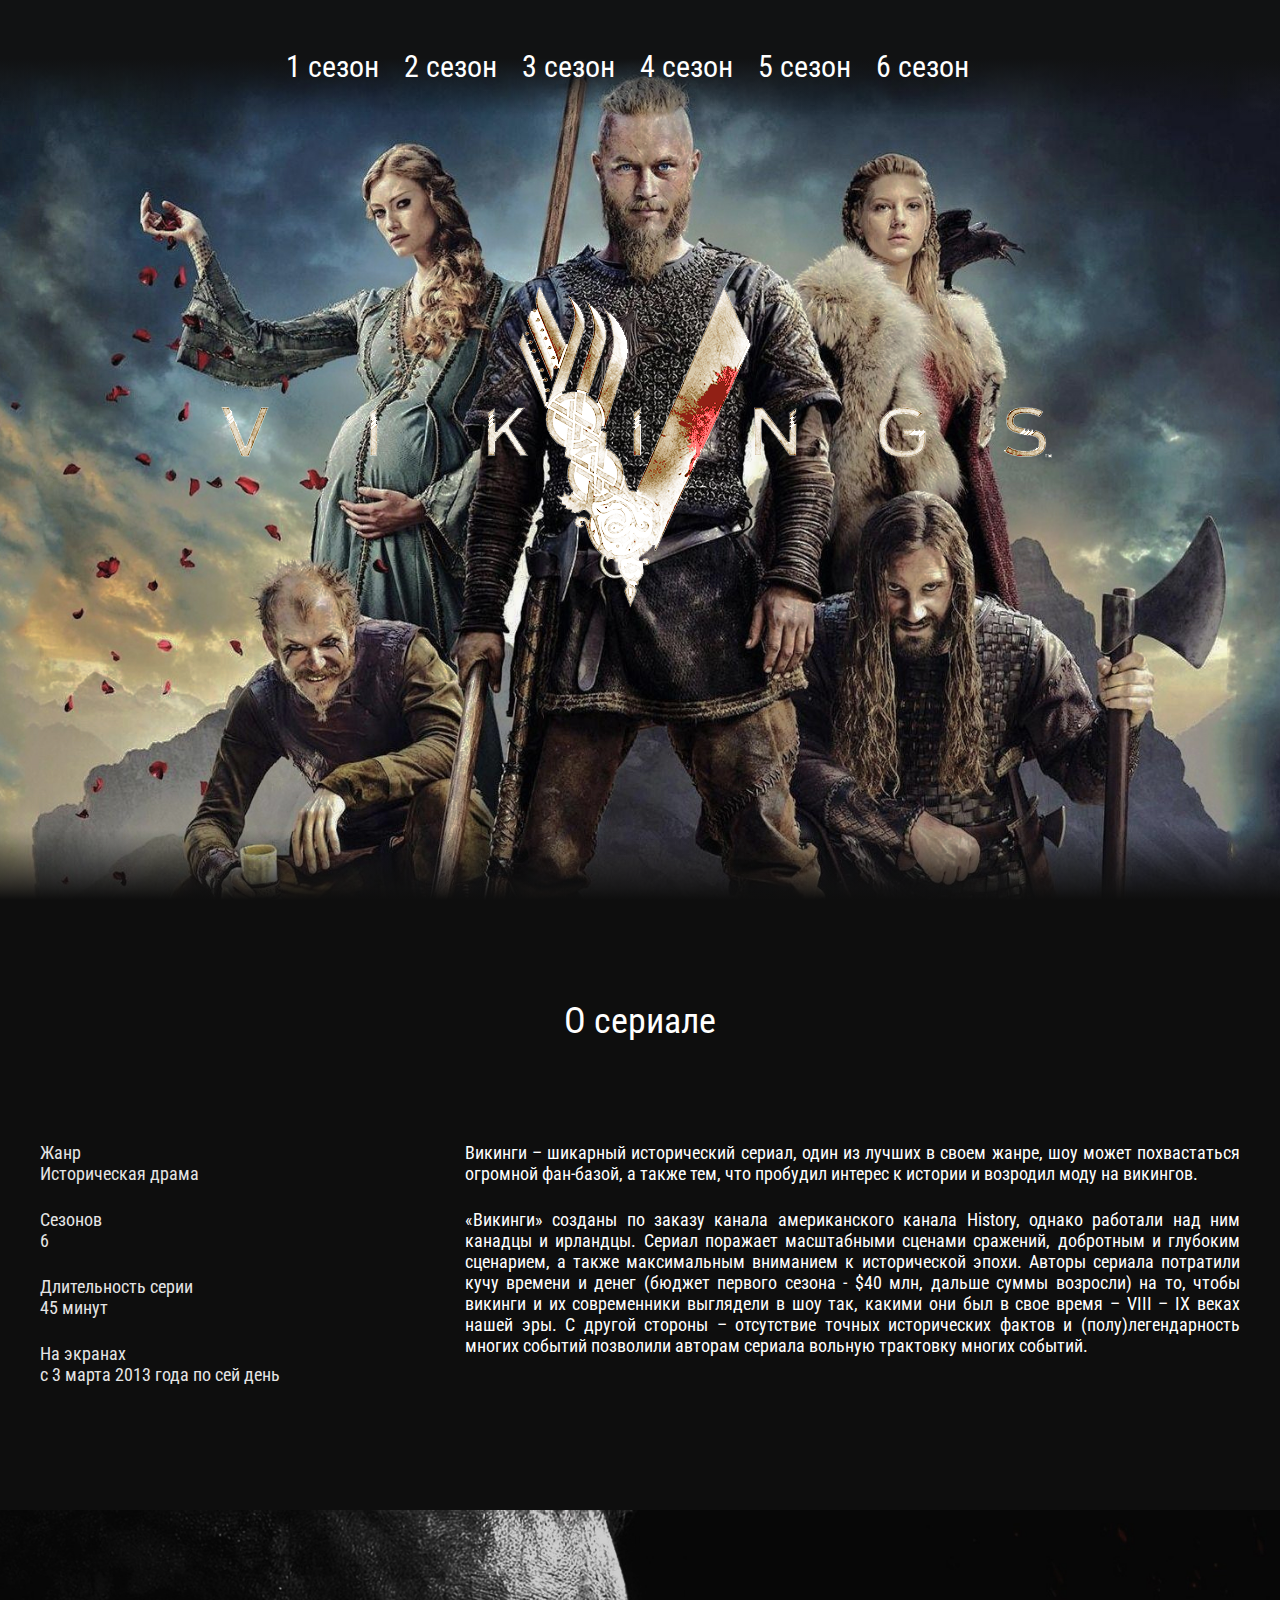
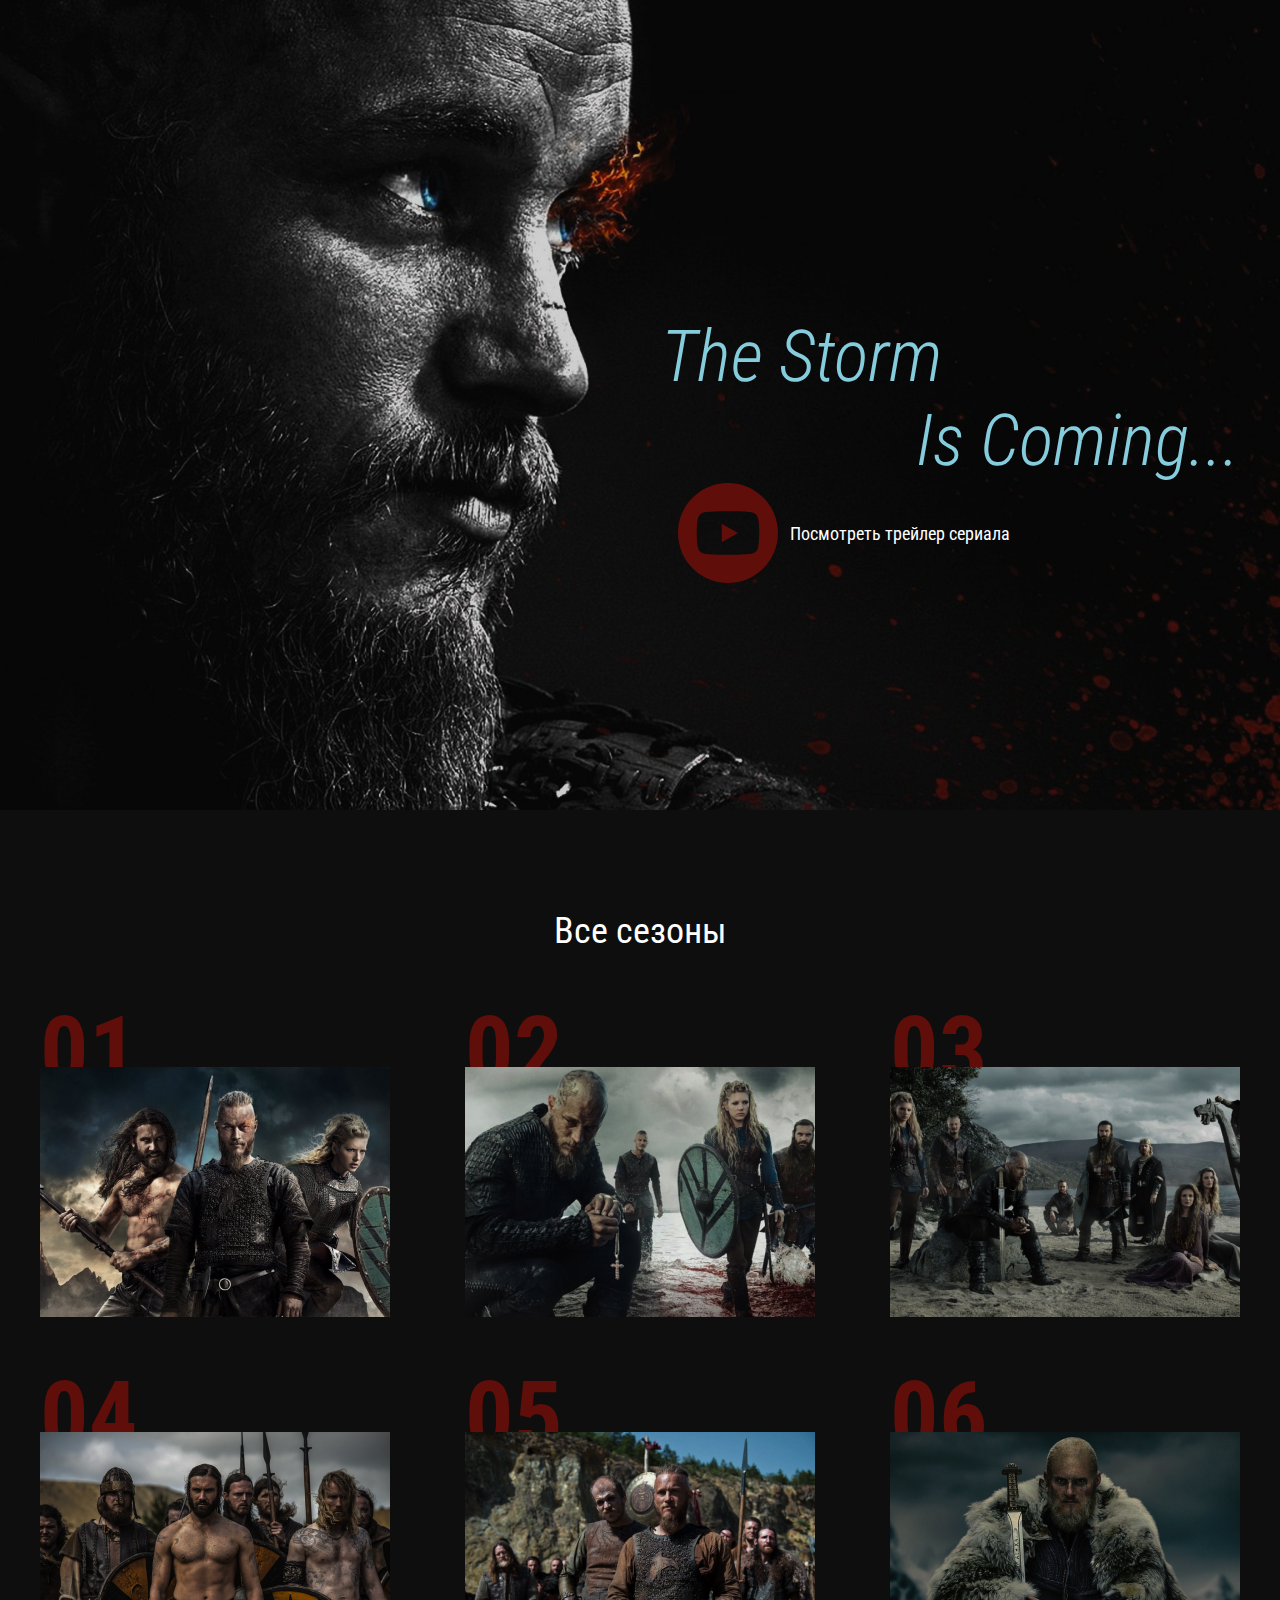
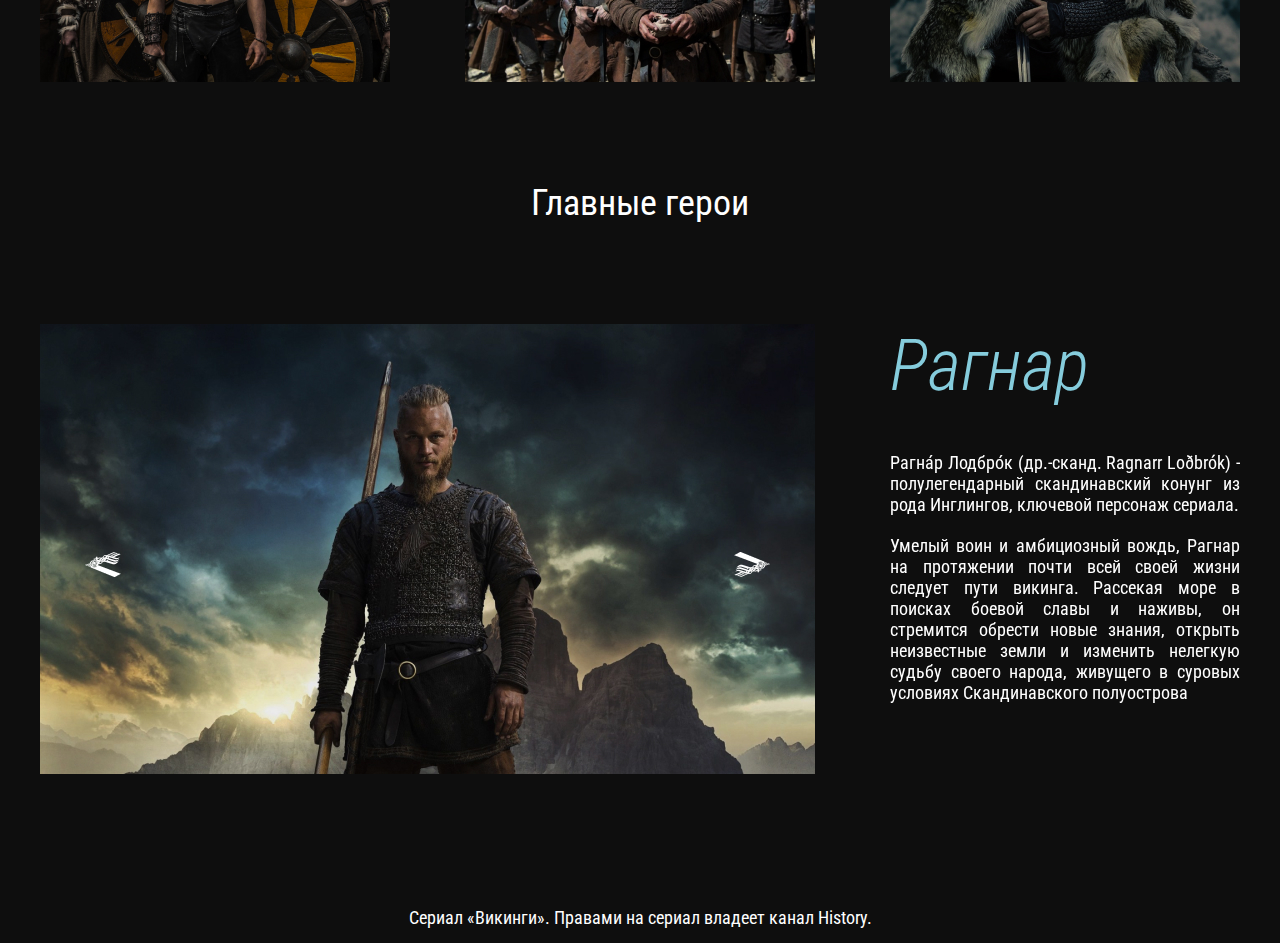
<file: index.html>
<!DOCTYPE html>
<html lang="en">
  <head>
    <meta charset="UTF-8" />
    <meta name="viewport" content="width=device-width, initial-scale=1.0" />
    <meta http-equiv="X-UA-Compatible" content="ie=edge" />
    <title>Vikings</title>
    <link rel="preconnect" href="https://fonts.googleapis.com" />
    <link rel="preconnect" href="https://fonts.gstatic.com" crossorigin />
    <link
      href="https://fonts.googleapis.com/css2?family=Roboto+Condensed:ital,wght@0,400;0,700;1,300&family=Roboto:wght@400;500;700&display=swap"
      rel="stylesheet"
    />
    <link rel="stylesheet" href="css/reset.css" />
    <link rel="stylesheet" href="css/slick.css" />
    <link rel="stylesheet" href="css/jquery.fancybox.css" />
    <link rel="stylesheet" href="css/style.css" />
  </head>
  <body>
    <header class="header">
      <nav class="header_nav">
        <button class="menu-btn">
          <span></span>
        </button>
        <ul class="header_nav-list">
          <li class="header_nav-item">
            <a class="header_nav-link" href="1-season.html">1 сезон</a>
          </li>
          <li class="header_nav-item">
            <a class="header_nav-link" href="1-season.html">2 сезон</a>
          </li>
          <li class="header_nav-item">
            <a class="header_nav-link" href="1-season.html">3 сезон</a>
          </li>
          <li class="header_nav-item">
            <a class="header_nav-link" href="1-season.html">4 сезон</a>
          </li>
          <li class="header_nav-item">
            <a class="header_nav-link" href="1-season.html">5 сезон</a>
          </li>
          <li class="header_nav-item">
            <a class="header_nav-link" href="1-season.html">6 сезон</a>
          </li>
        </ul>
      </nav>
      <div class="header_logo">
        <img class="header_logo-img" src="images/logo.png" alt="Logo" />
      </div>
    </header>

    <section class="about">
      <h3 class="about_title title">О сериале</h3>
      <div class="container">
        <div class="about_inner">
          <div class="about_description">
            <ul class="about_list">
              <li class="about_list-item">
                Жанр<span>Историческая драма</span>
              </li>
              <li class="about_list-item">Сезонов<span>6</span></li>
              <li class="about_list-item">
                Длительность серии<span>45 минут</span>
              </li>
              <li class="about_list-item">
                На экранах<span>с 3 марта 2013 года по сей день</span>
              </li>
            </ul>
          </div>
          <div class="about_text">
            <p class="about_textblock1">
              Викинги – шикарный исторический сериал, один из лучших в своем
              жанре, шоу может похвастаться огромной фан-базой, а также тем, что
              пробудил интерес к истории и возродил моду на викингов.
            </p>
            <p class="about_textblock2">
              «Викинги» созданы по заказу канала американского канала History,
              однако работали над ним канадцы и ирландцы. Сериал поражает
              масштабными сценами сражений, добротным и глубоким сценарием, а
              также максимальным вниманием к исторической эпохи. Авторы сериала
              потратили кучу времени и денег (бюджет первого сезона - $40 млн,
              дальше суммы возросли) на то, чтобы викинги и их современники
              выглядели в шоу так, какими они был в свое время – VIII – IX веках
              нашей эры. С другой стороны – отсутствие точных исторических
              фактов и (полу)легендарность многих событий позволили авторам
              сериала вольную трактовку многих событий.
            </p>
          </div>
        </div>
      </div>
    </section>

    <section class="trailer">
      <div class="container">
        <h3 class="trailer_text"><span>The Storm</span> Is Coming...</h3>
        <a data-fancybox class="trailer_btn" href="https://youtu.be/9GgxinPwAGc"
          >Посмотреть трейлер сериала</a
        >
      </div>
    </section>

    <section class="seasons">
      <h3 class="title">Все сезоны</h3>
      <div class="container">
        <ol class="seasons_cards">
          <li
            class="seasons_card"
            style="background-image: url('images/card1.jpg')"
          >
            <a class="seasons_card-link" href="1-season.html"> Смотреть </a>
          </li>
          <li
            class="seasons_card"
            style="background-image: url('images/card2.jpg')"
          >
            <a class="seasons_card-link" href="1-season.html"> Смотреть </a>
          </li>
          <li
            class="seasons_card"
            style="background-image: url('images/card3.jpg')"
          >
            <a class="seasons_card-link" href="1-season.html"> Смотреть </a>
          </li>
          <li
            class="seasons_card"
            style="background-image: url('images/card4.jpg')"
          >
            <a class="seasons_card-link" href="1-season.html"> Смотреть </a>
          </li>
          <li
            class="seasons_card"
            style="background-image: url('images/card5.jpg')"
          >
            <a class="seasons_card-link" href="1-season.html"> Смотреть </a>
          </li>
          <li
            class="seasons_card"
            style="background-image: url('images/card6.jpg')"
          >
            <a class="seasons_card-link" href="1-season.html"> Смотреть </a>
          </li>
        </ol>
      </div>
    </section>

    <section class="characters">
      <div class="container">
        <h3 class="title">Главные герои</h3>
        <div class="characters_inner">
          <div class="characters_slider-img">
            <img
              class="characters_slider-image"
              src="images/slider-img1.jpg"
              alt="Фото Рагнара"
            />
            <img
              class="characters_slider-image"
              src="images/loki.jpg"
              alt="Фото Рагнара"
            />
            <img
              class="characters_slider-image"
              src="images/bjorn.jpg"
              alt="Фото Рагнара"
            />
          </div>
          <div class="characters_slider-textblock">
            <div class="characters-textblock">
              <h4 class="characters_slider-name">Рагнар</h4>
              <p class="characters_slider-text">
                Рагна́р Лодбро́к (др.-сканд. Ragnarr Loðbrók) - полулегендарный
                скандинавский конунг из рода Инглингов, ключевой персонаж
                сериала.
              </p>
              <p class="characters_slider-text">
                Умелый воин и амбициозный вождь, Рагнар на протяжении почти всей
                своей жизни следует пути викинга. Рассекая море в поисках боевой
                славы и наживы, он стремится обрести новые знания, открыть
                неизвестные земли и изменить нелегкую судьбу своего народа,
                живущего в суровых условиях Скандинавского полуострова
              </p>
            </div>
            <div class="characters-textblock">
              <h4 class="characters_slider-name">Флоки</h4>
              <p class="characters_slider-text">
                Флóки (др.-сканд. Flóki) - скандинавский кораблестроитель,
                активно участвующий в грабительских набегах викингов на страны
                Европы. Близкий друг и соратник Рагнара Лодброка.
              </p>
              <p class="characters_slider-text">
                Возлюбленный и муж Хельги. В их браке рождается дочь Ангрбода,
                но она умирает от лихорадки еще маленькой. Спустя много лет по
                настоянию Хельги Флоки вынужден удочерить мавританскую девочку
                Танарус, отношения с которой завершаются семейной трагедией.
              </p>
            </div>
            <div class="characters-textblock">
              <h4 class="characters_slider-name">Бьёрн</h4>
              <p class="characters_slider-text">
                Бьёрн Железнобо́кий (др.-сканд. Björn Járnsíða) - полулегендарный
                скандинавский конунг, основатель шведской королевской династии
                Мунсё.
              </p>
              <p class="characters_slider-text">
                Сильный и решительный человек, Бьёрн намерен стать великим
                воином, лидером и первооткрывателем. Он полностью разделяет
                жажду своего отца к приключениям и поддерживает его, регулярно
                участвуя в грабительских набегах викингов. Набравшись опыта в
                сражениях и мореплавании, возглавляет собственные походы.
                Необыкновенная стойкость и выносливость в бою побуждают отца
                дать Бьёрну прозвище «Железнобокий».
              </p>
            </div>
          </div>
        </div>
      </div>
    </section>

    <section class="footer">
      <div class="container">
        <p class="footer_text">
          Сериал «Викинги». Правами на сериал владеет канал History.
        </p>
      </div>
    </section>

    <script src="https://ajax.googleapis.com/ajax/libs/jquery/3.4.1/jquery.min.js"></script>
    <script src="js/slick.min.js"></script>
    <script src="js/jquery.fancybox.min.js"></script>
    <script src="js/main.js"></script>
  </body>
</html>
</file>
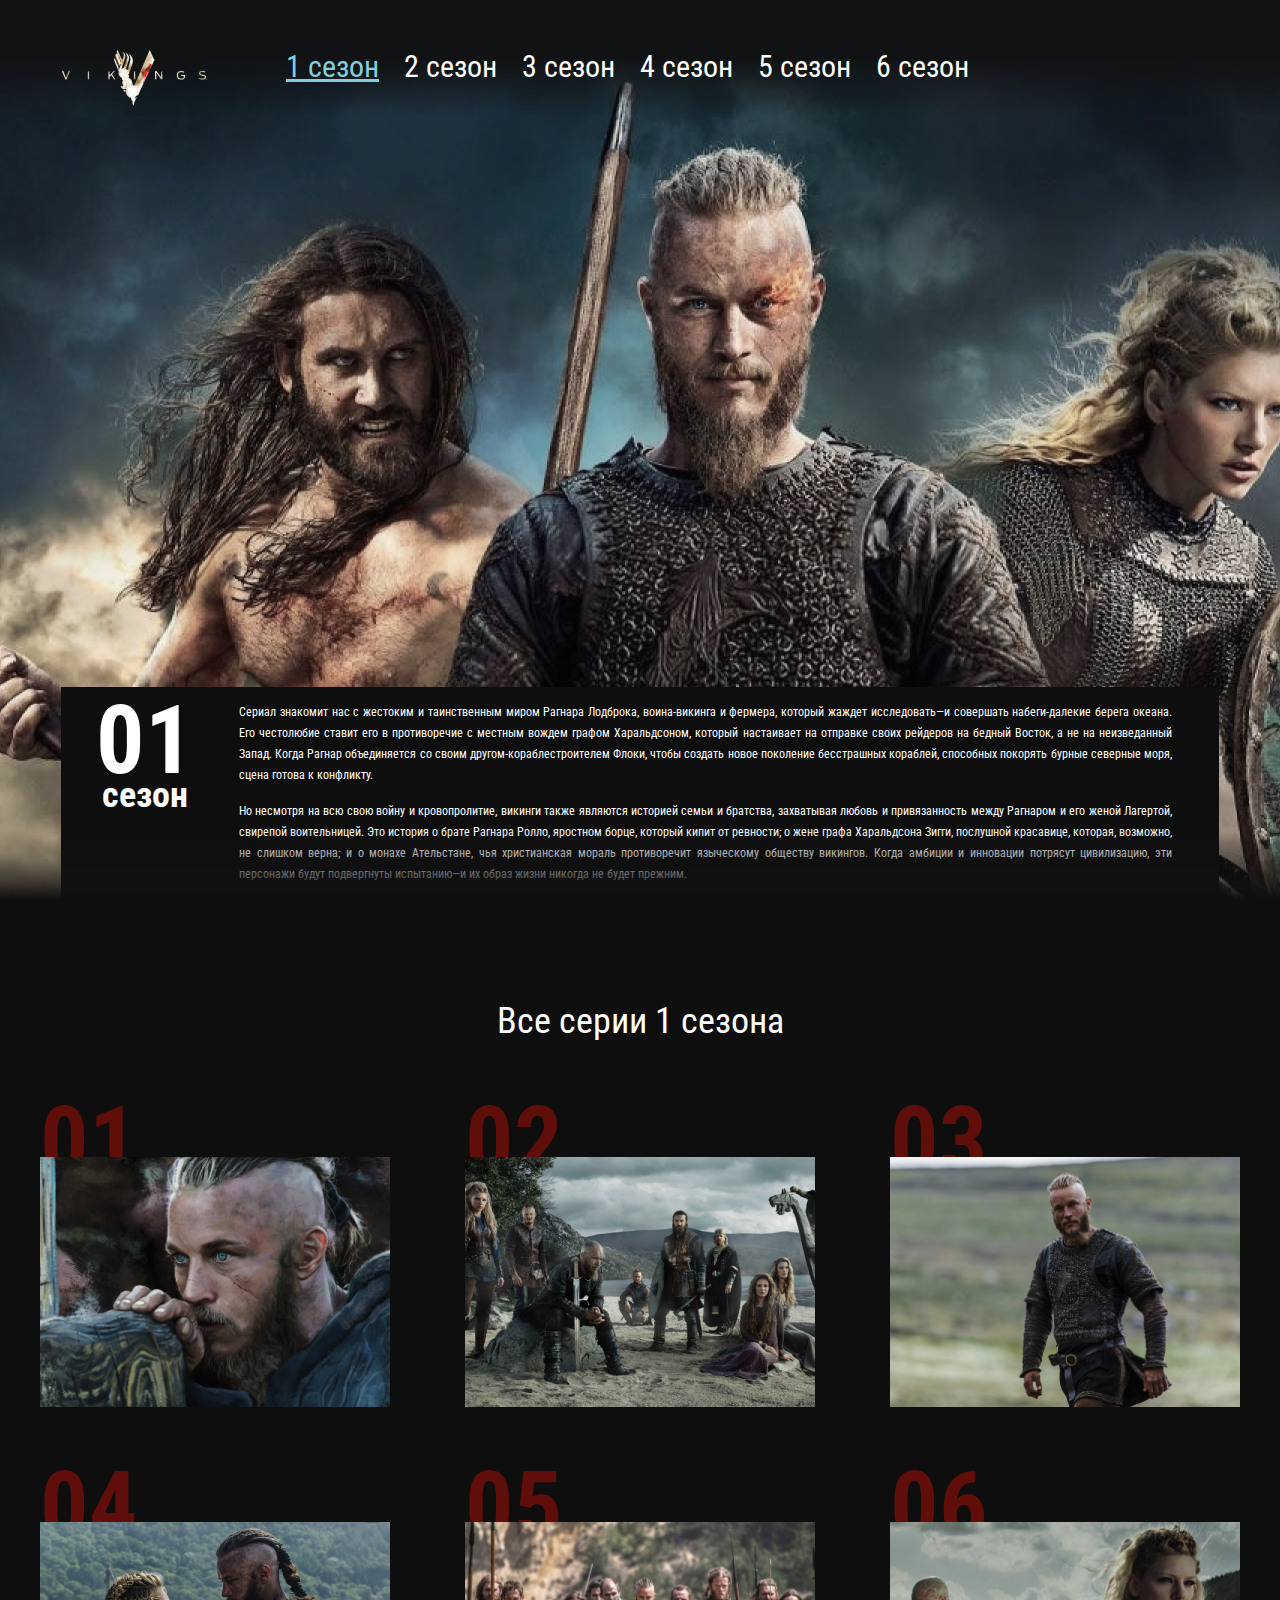
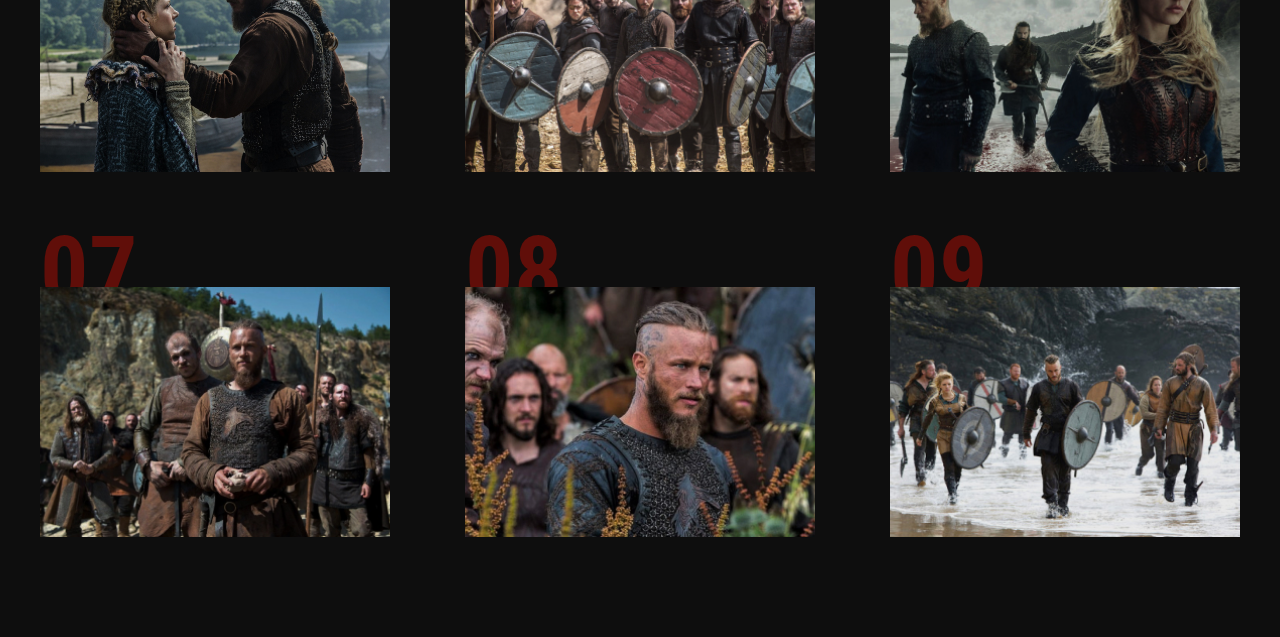
<file: 1-season.html>
<!DOCTYPE html>
<html lang="en">
  <head>
    <meta charset="UTF-8" />
    <meta name="viewport" content="width=device-width, initial-scale=1.0" />
    <meta http-equiv="X-UA-Compatible" content="ie=edge" />
    <title>Vikings</title>
    <link rel="preconnect" href="https://fonts.googleapis.com" />
    <link rel="preconnect" href="https://fonts.gstatic.com" crossorigin />
    <link
      href="https://fonts.googleapis.com/css2?family=Roboto+Condensed:ital,wght@0,400;0,700;1,300&family=Roboto:wght@400;500;700&display=swap"
      rel="stylesheet"
    />
    <link rel="stylesheet" href="css/reset.css" />
    <link rel="stylesheet" href="css/slick.css" />
    <link rel="stylesheet" href="css/jquery.fancybox.css" />
    <link rel="stylesheet" href="css/style.css" />
  </head>
  <body> 
    <header class="header first_season-header">  
      <nav class="header_nav first_season-header--nav">
        <div class="header_nav-container">
          <a  class="page-logo" href="index.html">
        <img src="images/header-logo.png" alt="Logotipe">
      </a>
      <button class="menu-btn">
                <span></span>
              </button>
        <ul class="header_nav-list first_season-nav-list">
          <li class="header_nav-item ">
            <p class="nav_item-active">1 сезон</p>
          </li>
          <li class="header_nav-item">
            <a class="header_nav-link" href="#">2 сезон</a>
          </li>
          <li class="header_nav-item">
            <a class="header_nav-link" href="#">3 сезон</a>
          </li>
          <li class="header_nav-item">
            <a class="header_nav-link" href="#">4 сезон</a>
          </li>
          <li class="header_nav-item">
            <a class="header_nav-link" href="#">5 сезон</a>
          </li>
          <li class="header_nav-item">
            <a class="header_nav-link" href="#">6 сезон</a>
          </li>
        </ul>
      </div>
      </nav>
      <div class="container">
      <div class="header_textblock">
        <div class="header_season">
          01 <span>сезон</span>
        </div>
        <div class="header_text">
        <p>
        Сериал знакомит нас с жестоким и таинственным миром Рагнара Лодброка, воина-викинга и фермера, который жаждет исследовать—и совершать набеги-далекие берега океана. Его честолюбие ставит его в противоречие с местным вождем графом Харальдсоном, который настаивает на отправке своих рейдеров на бедный Восток, а не на неизведанный Запад. Когда Рагнар объединяется со своим другом-кораблестроителем Флоки, чтобы создать новое поколение бесстрашных кораблей, способных покорять бурные северные моря, сцена готова к конфликту.
        </p>
<p>
Но несмотря на всю свою войну и кровопролитие, викинги также являются историей семьи и братства, захватывая любовь и привязанность между Рагнаром и его женой Лагертой, свирепой воительницей. Это история о брате Рагнара Ролло, яростном борце, который кипит от ревности; о жене графа Харальдсона Зигги, послушной красавице, которая, возможно, не слишком верна; и о монахе Ательстане, чья христианская мораль противоречит языческому обществу викингов. Когда амбиции и инновации потрясут цивилизацию, эти персонажи будут подвергнуты испытанию—и их образ жизни никогда не будет прежним.
      </p>
      </div>
      </div>
      </div>
      </header>
  
      <section class="seasons">
      <h3 class="title">Все серии 1 сезона</h3>
      <div class="container">
        <ol class="seasons_cards">
          <li
            class="seasons_card"
            style="background-image: url('images/seria1.jpg')"
          >
            <a data-fancybox="gallery" class="seasons_card-link" href="https://youtu.be/FDH7lH819_k"> Смотреть </a>
          </li>
          <li
            class="seasons_card"
            style="background-image: url('images/seria2.jpg')"
          >
            <a data-fancybox="gallery" class="seasons_card-link" href="https://youtu.be/Wc-v0OOXdvk"> Смотреть </a>
          </li>
          <li
            class="seasons_card"
            style="background-image: url('images/seria3.jpg')"
          >
            <a data-fancybox="gallery" class="seasons_card-link" href="https://youtu.be/1bukFbMNhRY"> Смотреть </a>
          </li>
          <li
            class="seasons_card"
            style="background-image: url('images/seria4.jpg')"
          >
            <a data-fancybox="gallery" class="seasons_card-link" href="https://youtu.be/2Mxjibslkjo"> Смотреть </a>
          </li>
          <li
            class="seasons_card"
            style="background-image: url('images/seria5.jpg')"
          >
            <a data-fancybox="gallery" class="seasons_card-link" href="https://youtu.be/Pksjj9jEFM8"> Смотреть </a>
          </li>
          <li
            class="seasons_card"
            style="background-image: url('images/seria6.jpg')"
          >
            <a data-fancybox="gallery" class="seasons_card-link" href="https://youtu.be/Bztkl94ZaZQ"> Смотреть </a>
          </li>
          <li
            class="seasons_card"
            style="background-image: url('images/seria7.jpg')"
          >
            <a data-fancybox="gallery" class="seasons_card-link" href="https://youtu.be/JOapG9HF0sc"> Смотреть </a>
          </li>
          <li
            class="seasons_card"
            style="background-image: url('images/seria8.jpg')"
          >
            <a data-fancybox="gallery" class="seasons_card-link" href="https://youtu.be/HBd7SwGBS2g"> Смотреть </a>
          </li>
          <li
            class="seasons_card"
            style="background-image: url('images/seria9.jpg')"
          >
            <a data-fancybox="gallery" class="seasons_card-link" href="https://youtu.be/8H9RUrCqcDk"> Смотреть </a>
          </li>
        </ol>
      </div>
    </section>

    <script src="https://ajax.googleapis.com/ajax/libs/jquery/3.4.1/jquery.min.js"></script>
    <script src="js/slick.min.js"></script>
    <script src="js/jquery.fancybox.min.js"></script>
    <script src="js/main.js"></script>
  </body>
</html>
</html>
</file>
<file: css/style.css>
* {
  -webkit-box-sizing: border-box;
          box-sizing: border-box;
}
body {
  color: #fff;
  background-color: #0e0e0e;
  font-weight: 400;
  font-family: "Roboto Condensed", sans-serif;
  font-size: 18px;
  line-height: 21px;
}
a {
  text-decoration: none;
  color: inherit;
}
.title {
  font-size: 36px;
  line-height: 42px;
  font-weight: 400;
  margin: 100px 0;
  text-align: center;
}
.container {
  max-width: 1220px;
  margin: 0 auto;
  padding: 0 10px;
}
.header {
  background-image: url(../images/header-bg.jpg);
  background-repeat: no-repeat;
  background-position: center 50px;
  background-size: cover;
  height: 100vh;
  text-align: center;
  position: relative;
}
.header::after {
  content: "";
  position: absolute;
  height: 70px;
  bottom: 0;
  left: 0;
  width: 100%;
  background: -webkit-gradient(linear, left top, left bottom, from(#0e0e0e), color-stop(16.53%, rgba(17, 17, 17, 0.850295)), to(rgba(32, 31, 33, 0)));
  background: linear-gradient(180deg, #0e0e0e 0%, rgba(17, 17, 17, 0.850295) 16.53%, rgba(32, 31, 33, 0) 100%);
  -webkit-transform: rotate(180deg);
          transform: rotate(180deg);
}
.header_nav {
  padding: 50px 0 50px;
  background: -webkit-gradient(linear, left top, left bottom, from(#111213), color-stop(43.62%, #111213), color-stop(86.33%, rgba(32, 31, 33, 0)));
  background: linear-gradient(180deg, #111213 0%, #111213 43.62%, rgba(32, 31, 33, 0) 86.33%);
}
.header_nav-list {
  display: -webkit-box;
  display: -ms-flexbox;
  display: flex;
  -webkit-box-pack: center;
      -ms-flex-pack: center;
          justify-content: center;
  font-size: 30px;
  line-height: 34px;
}
.header_nav-item {
  padding-right: 25px;
}
.header_nav-link {
  cursor: pointer;
}
.header_nav-link:hover {
  color: #85ccdc;
  text-decoration: underline;
}
.header_logo {
  padding-top: 17vh;
}
.menu-btn {
  display: none;
}
.about {
  background-color: #0e0e0e;
}
.about_inner {
  display: -webkit-box;
  display: -ms-flexbox;
  display: flex;
  -webkit-box-pack: justify;
      -ms-flex-pack: justify;
          justify-content: space-between;
}
.about_description {
  margin-right: 50px;
  width: 375px;
  -webkit-box-flex: 0;
      -ms-flex: none;
          flex: none;
  margin-bottom: 100px;
}
.about_list {
  list-style: none;
}
.about_list-item {
  margin-bottom: 25px;
  color: #e5e5e5;
}
.about_list-item span {
  display: block;
}
.about_text {
  text-align: justify;
}
.about_textblock1 {
  margin-bottom: 25px;
}
.trailer {
  background-image: url(../images/trailer-bg.jpg);
  background-repeat: no-repeat;
  background-size: cover;
  background-position: center center;
  height: 100vh;
  text-align: right;
}
.trailer_text {
  font-style: italic;
  font-weight: 300;
  font-size: 72px;
  line-height: 84px;
  color: #85ccdc;
  padding-top: 45vh;
  margin-bottom: 40px;
}
.trailer_text span {
  display: block;
  padding-right: 298px;
}
.trailer_btn {
  position: relative;
  padding-left: 112px;
  margin-right: 230px;
}
.trailer_btn::before {
  content: "";
  position: absolute;
  left: 0;
  top: -40px;
  background-image: url(../images/youtube.svg);
  width: 100px;
  height: 100px;
}
.seasons {
  margin-bottom: 100px;
}
.seasons_cards {
  display: grid;
  grid-template-columns: repeat(auto-fill, minmax(284px, 1fr));
  grid-gap: 100px 75px;
  counter-reset: my-counter;
}
.seasons_card {
  height: 250px;
  background-repeat: no-repeat;
  background-position: center center;
  background-size: cover;
  position: relative;
  list-style: none;
  display: -webkit-box;
  display: -ms-flexbox;
  display: flex;
  -webkit-box-pack: center;
      -ms-flex-pack: center;
          justify-content: center;
  -webkit-box-align: center;
      -ms-flex-align: center;
          align-items: center;
  margin-top: 15px;
}
.seasons_card-link {
  font-size: 36px;
  line-height: 42px;
  padding: 12px 78px 11px;
  background-color: #0e0e0e;
  opacity: 0;
  -webkit-transition: all 0.5s;
  transition: all 0.5s;
  z-index: 2;
}
.seasons_card:hover .seasons_card-link {
  opacity: 1;
}
.seasons_card:hover::after {
  content: "";
  position: absolute;
  top: 0;
  left: 0;
  bottom: 0;
  right: 0;
  background: rgba(14, 14, 14, 0.8);
}
.seasons_card::before {
  content: "0" counter(my-counter);
  counter-increment: my-counter;
  position: absolute;
  font-weight: bold;
  font-size: 96px;
  line-height: 112px;
  color: #600e09;
  top: -72px;
  left: 0;
  z-index: -1;
}
.seasons_card:nth-child(n + 10)::before {
  content: counter(my-counter);
}
.characters_inner {
  display: -webkit-box;
  display: -ms-flexbox;
  display: flex;
  -webkit-box-pack: justify;
      -ms-flex-pack: justify;
          justify-content: space-between;
  margin-bottom: 100px;
}
.characters_slider-img {
  max-width: 775px;
}
.characters_slider-image {
  height: 450px;
}
.characters_slider-textblock {
  max-width: 350px;
  width: 100%;
  text-align: justify;
}
.characters_slider-textblock p {
  margin-bottom: 20px;
}
.characters_slider-name {
  font-style: italic;
  font-weight: 300;
  font-size: 72px;
  line-height: 84px;
  color: #85ccdc;
  margin-bottom: 44px;
}
.slick-btn {
  position: absolute;
  top: 50%;
  -webkit-transform: translateY(-50%);
          transform: translateY(-50%);
  border: none;
  background-color: transparent;
  z-index: 5;
  cursor: pointer;
}
.slick-prev {
  left: 38px;
}
.slick-next {
  right: 38px;
}
.footer_text {
  text-align: center;
  margin: 15px 0;
}
.first_season-header {
  background-image: url(../images/1-season-bg.jpg);
  background-repeat: no-repeat;
  background-position: center 50px;
  background-size: cover;
  height: 100vh;
  position: relative;
}
.nav_item-active {
  color: #85ccdc;
  text-decoration: underline;
}
.page-logo {
  position: absolute;
  left: 0;
  z-index: 5;
}
.header_textblock {
  content: "";
  position: absolute;
  bottom: 0;
  left: 0;
  right: 0;
  max-width: 1158px;
  margin: 0 auto;
  padding: 15px 47px 15px 35px;
  background-color: #0e0e0e;
  display: -webkit-box;
  display: -ms-flexbox;
  display: flex;
  -webkit-box-pack: justify;
      -ms-flex-pack: justify;
          justify-content: space-between;
}
.header_textblock p:first-child {
  padding-bottom: 15px;
}
.header_text {
  font-size: 12px;
  text-align: justify;
}
.header_season {
  margin-right: 45px;
  font-weight: bold;
  font-size: 96px;
  line-height: 34px;
  margin-top: 21px;
}
.header_season span {
  font-weight: bold;
  font-size: 36px;
  line-height: 42px;
}
.header_nav-container {
  margin: 0 auto;
  max-width: 1165px;
  position: relative;
}
@media (max-width: 1200px) {
  .about_description {
    width: 200px;
  }
  .characters_inner {
    display: block;
  }
  .characters_slider-img {
    max-width: 100%;
    padding: 0 10px;
  }
  .characters_slider-textblock {
    max-width: 100%;
    padding: 20px 10px 0px 10px;
  }
  .characters_slider-name {
    text-align: center;
  }
  .first_season-header--nav {
    padding: 15px 0 50px;
    display: block;
  }
  .page-logo {
    position: static;
  }
}
@media (max-width: 1130px) {
  .trailer_text span {
    padding-right: 130px;
  }
  .trailer_btn {
    margin-right: 120px;
  }
}
@media (max-width: 1088px) {
  .seasons_card {
    height: 280px;
  }
}
@media (max-width: 970px) {
  .header_textblock {
    display: block;
    padding: 10px 10px 10px 10px;
  }
  .header_season {
    font-size: 68px;
    margin-top: 0;
    margin-right: 0;
  }
  .header_season span {
    display: block;
    font-size: 26px;
  }
  .first_season-header {
    height: 112vh;
  }
}
@media (max-width: 885px) {
  .header_logo-img {
    width: 80%;
  }
  .header_nav-item:nth-child(6) {
    padding-right: 0;
  }
  .trailer_text {
    font-size: 52px;
    line-height: 54px;
  }
  .trailer_btn {
    margin-right: 44px;
    padding-left: 96px;
  }
  .trailer_btn::before {
    width: 75px;
    height: 75px;
    background-size: cover;
    top: -25px;
  }
  .characters_inner {
    margin-bottom: 50px;
  }
}
@media (max-width: 736px) {
  .header_nav-list {
    font-size: 22px;
    line-height: 28px;
  }
  .title {
    margin: 50px 0;
  }
  .about_inner {
    display: block;
  }
  .about_description {
    text-align: center;
    width: 100%;
    margin-bottom: 50px;
  }
  .about_list-item span {
    font-weight: bold;
    margin-top: 10px;
    font-size: 26px;
    color: grey;
  }
  .about_text {
    padding: 0 15px 15px 15px;
  }
  .seasons_cards {
    grid-gap: 68px 35px;
  }
  .characters_slider-image {
    height: 300px;
  }
  .first_season-header {
    height: 130vh;
    background-position: center 25px;
  }
}
@media (max-width: 660px) {
  .trailer_text {
    font-size: 42px;
    line-height: 44px;
  }
  .seasons {
    margin-bottom: 50px;
  }
  .characters_slider-name {
    font-size: 60px;
    line-height: 62px;
  }
  .slick-dots {
    list-style: none;
    display: -webkit-box;
    display: -ms-flexbox;
    display: flex;
    -webkit-box-pack: center;
        -ms-flex-pack: center;
            justify-content: center;
    margin: 10px 0;
  }
  .slick-dots button {
    font-size: 0;
    width: 10px;
    margin: 0 10px;
    height: 10px;
    border-radius: 50%;
    background-color: #fff;
    border: none;
  }
  .slick-active button {
    background: #85ccdc;
    height: 15px;
    width: 15px;
  }
}
@media (max-width: 560px) {
  .header_nav-container {
    display: -webkit-box;
    display: -ms-flexbox;
    display: flex;
    -webkit-box-pack: justify;
        -ms-flex-pack: justify;
            justify-content: space-between;
    padding: 0 20px;
  }
  .header_nav-list {
    -webkit-transform: translateY(-150%);
            transform: translateY(-150%);
    -webkit-transition: all 0.5s;
    transition: all 0.5s;
    display: block;
    position: absolute;
    top: 0;
    left: 67px;
    padding-top: 45px;
  }
  .header_nav-list.first_season-nav-list {
    left: 195px;
    padding-top: 0;
  }
  .header_nav-list.active {
    -webkit-transform: translateY(0);
            transform: translateY(0);
  }
  .header_nav-item {
    padding-right: 0;
    padding-bottom: 5px;
  }
  .menu-btn {
    display: block;
    cursor: pointer;
    width: 40px;
    height: 30px;
    background-color: transparent;
    border: none;
  }
  .menu-btn span {
    display: block;
    height: 2px;
    background-color: #fff;
    position: relative;
    color: #fff;
    width: 40px;
  }
  .menu-btn span::before {
    content: "";
    width: 40px;
    height: 2px;
    background-color: #fff;
    position: absolute;
    left: 0;
    top: -10px;
  }
  .menu-btn span::after {
    content: "";
    width: 40px;
    height: 2px;
    background-color: #fff;
    position: absolute;
    left: 0;
    top: 10px;
  }
  .trailer_btn {
    margin-right: 0;
    padding-right: 20px;
  }
  .trailer_btn::before {
    left: 170px;
    top: 50px;
  }
  .trailer_text span {
    padding-right: 85px;
  }
  .characters_slider-name {
    font-size: 42px;
    line-height: 42px;
  }
  .header_season {
    font-size: 48px;
  }
  .header_season span {
    font-size: 21px;
    line-height: 27px;
  }
}
@media (max-width: 442px) {
  .trailer_text {
    font-size: 34px;
  }
  .trailer_text span {
    padding-right: 50px;
  }
  .trailer_btn {
    padding-right: 5px;
    font-size: 15px;
  }
  .trailer_btn::before {
    left: 150px;
  }
  .seasons_card {
    height: 203px;
  }
  .characters_slider-image {
    height: 230px;
  }
  .characters_slider-name {
    font-size: 32px;
    line-height: 32px;
    margin-bottom: 20px;
  }
  .title {
    font-size: 26px;
    line-height: 28px;
  }
  .header_text {
    font-size: 11px;
  }
}
@media (max-width: 400px) {
  .about_list-item span {
    font-size: 22px;
  }
  .about_text {
    font-size: 16px;
  }
  .header_text {
    font-size: 10px;
  }
}
@media (max-width: 369px) {
  .first_season-header {
    height: 138vh;
    background-position: -860px 15px;
  }
}
</file>
